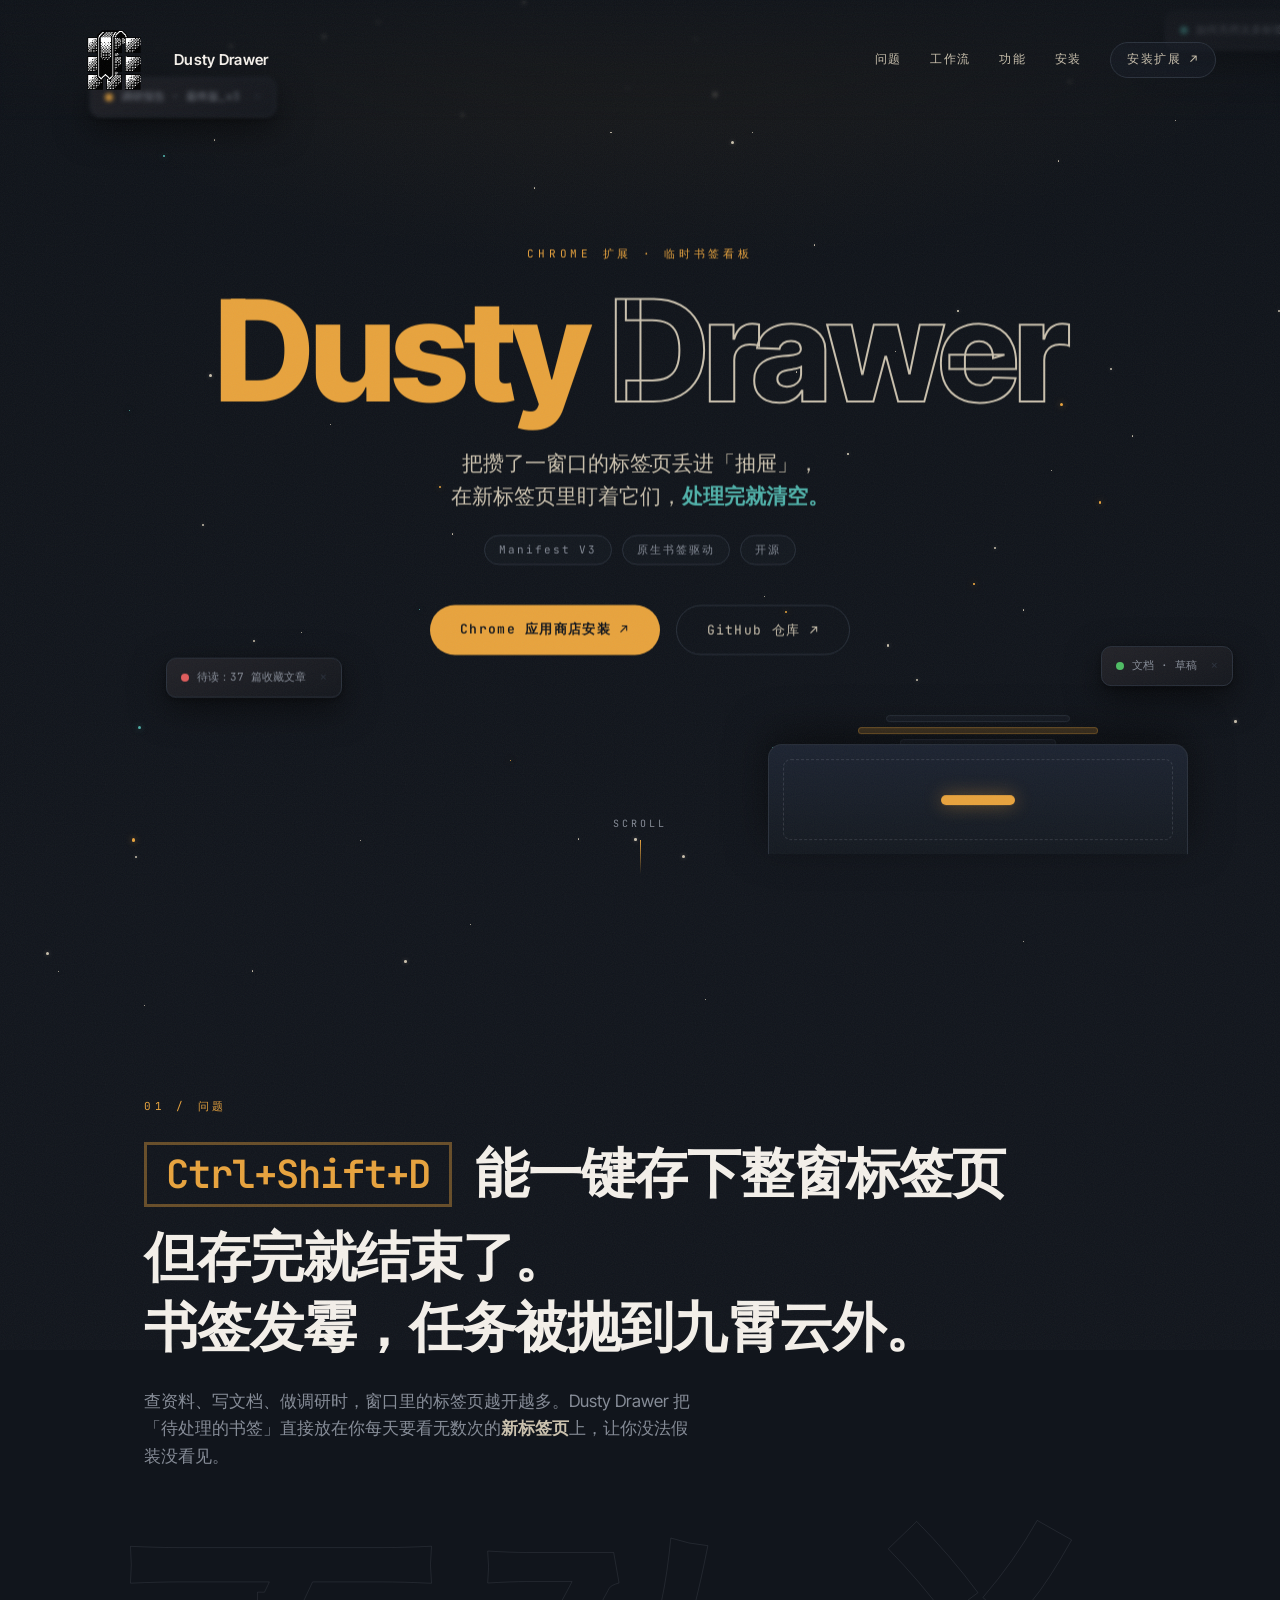
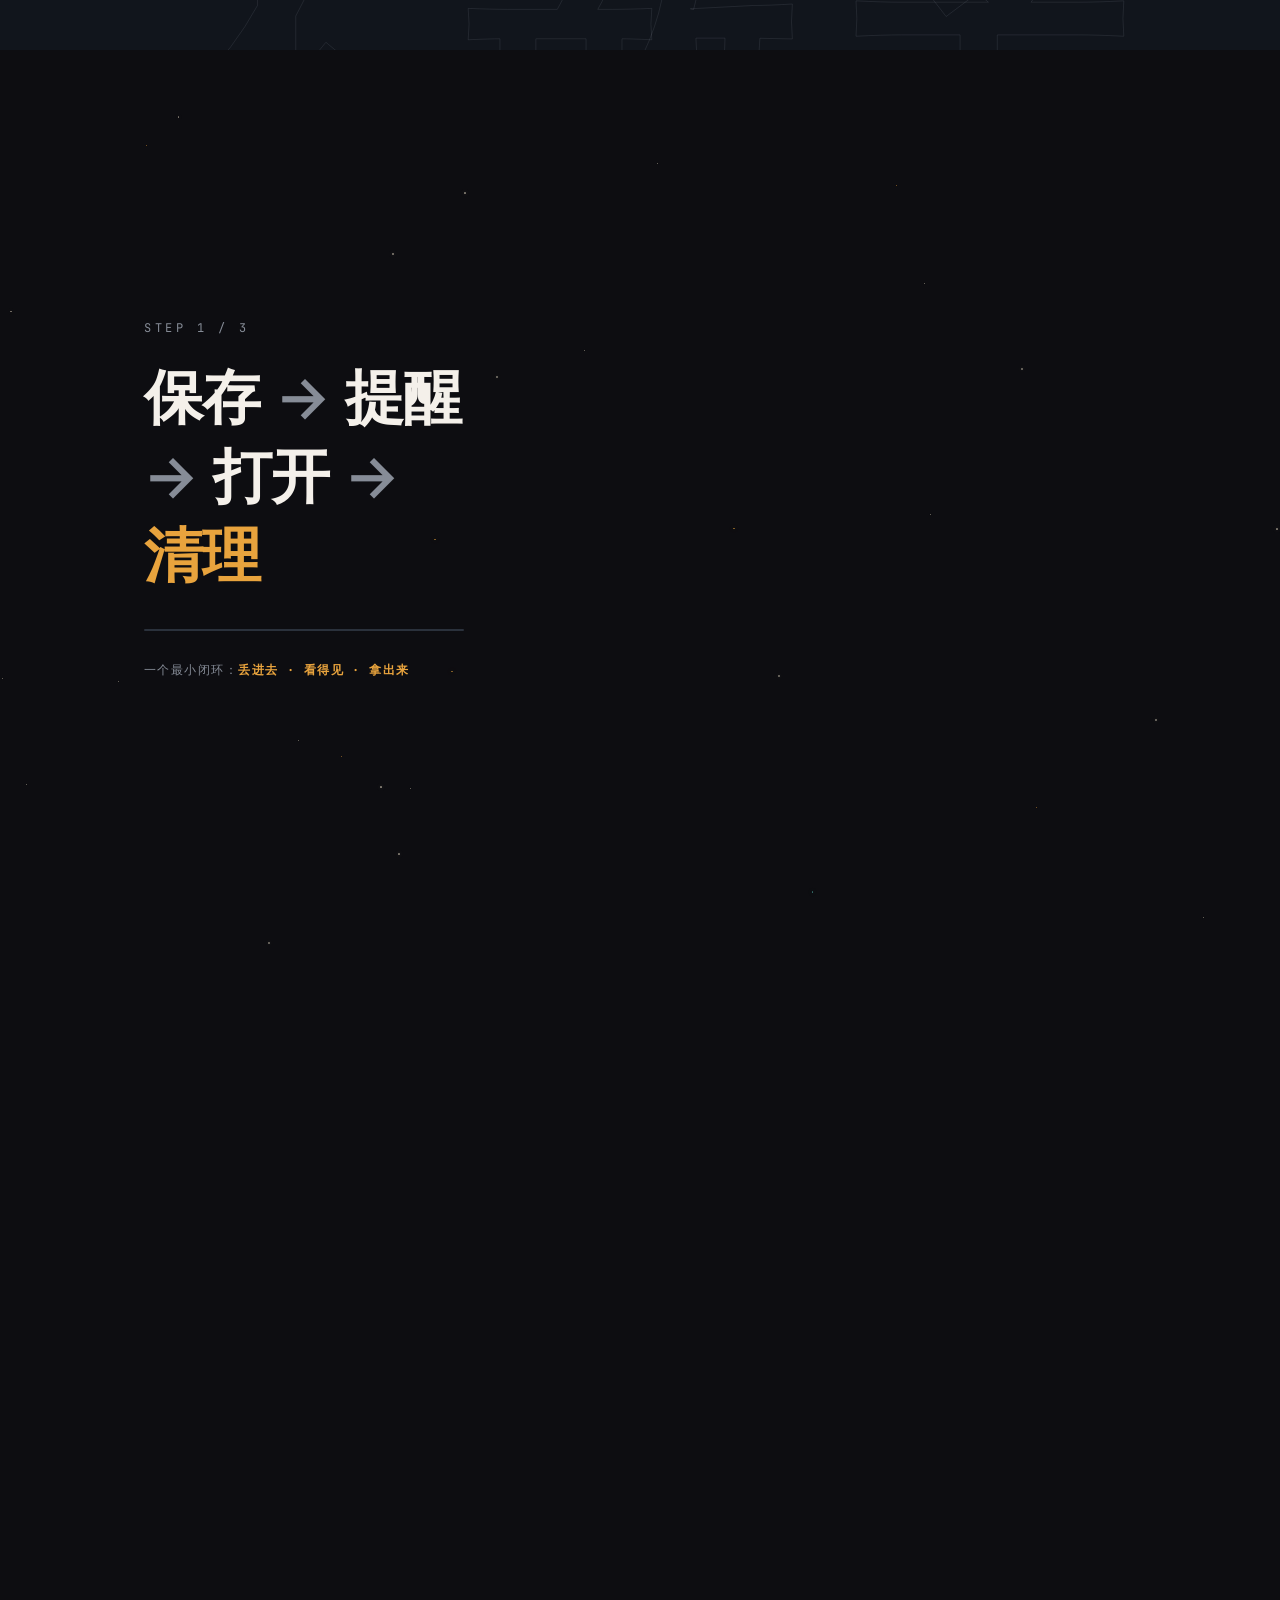
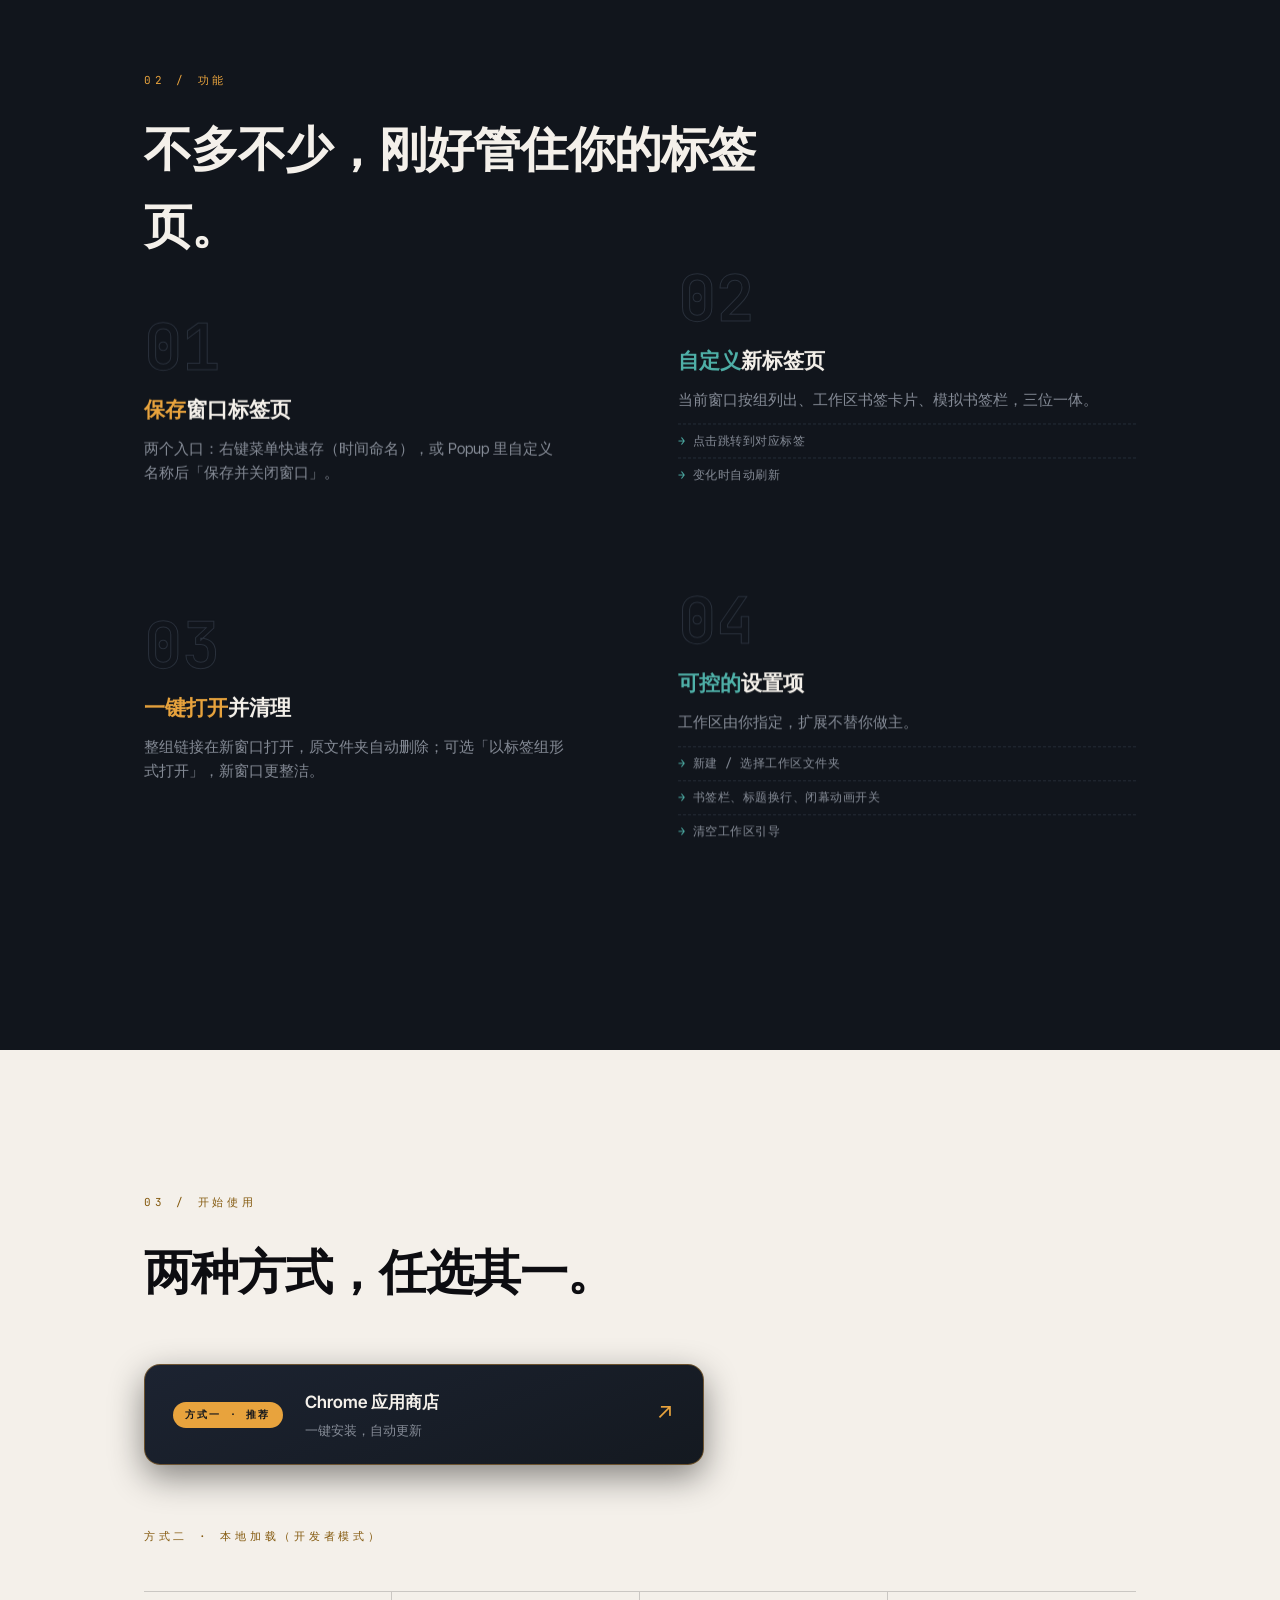
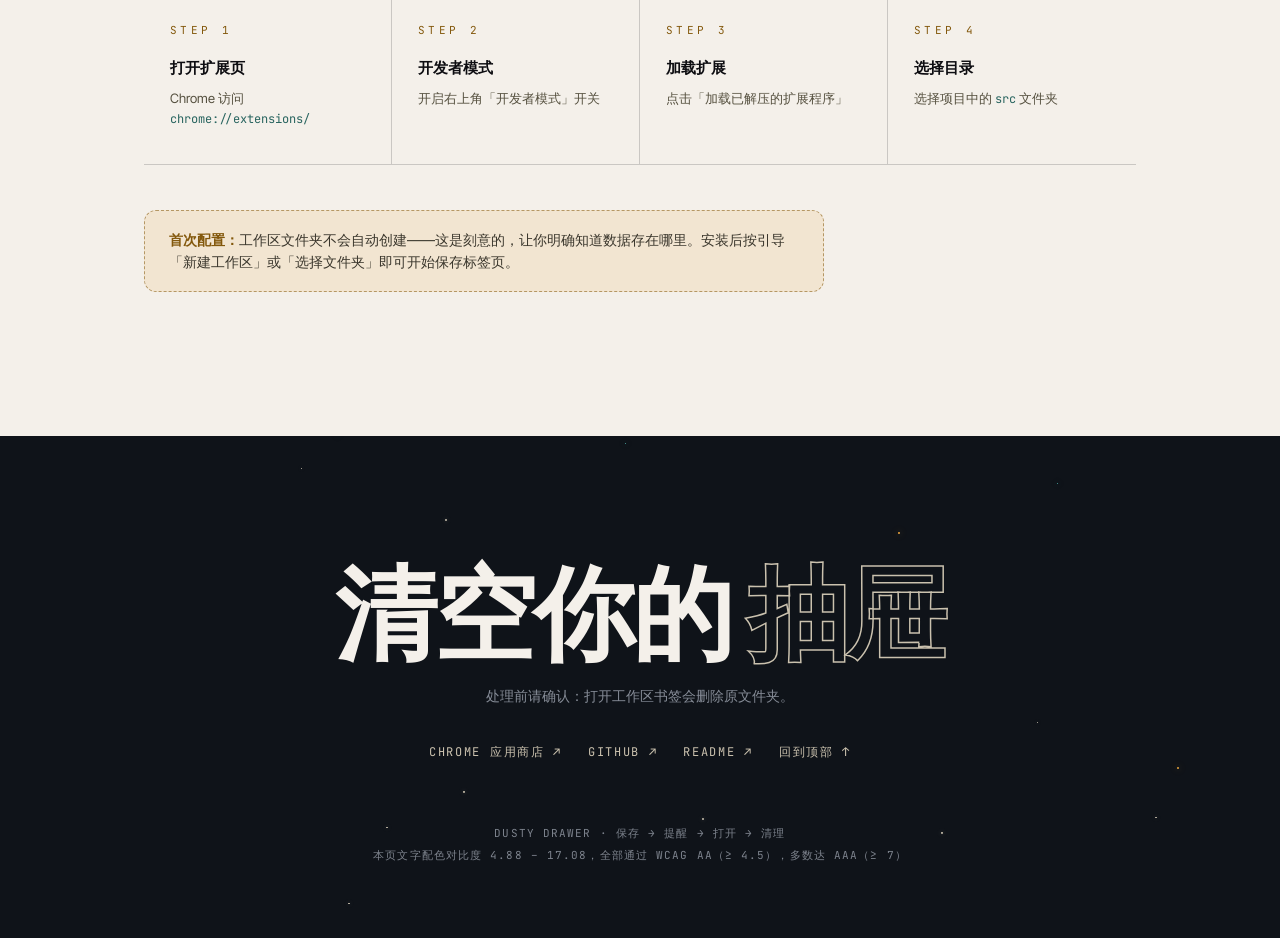
<file: docs/index.html>
<!DOCTYPE html>
<html lang="zh-CN">
<head>
<meta charset="UTF-8">
<meta name="viewport" content="width=device-width, initial-scale=1.0">
<title>Dusty Drawer — 把攒了一窗口的标签页丢进抽屉</title>
<meta name="description" content="Dusty Drawer 是一个 Chrome 扩展：临时书签 + 新标签页看板 + 一键打开并清理，专治「标签页攒了一窗口却不敢关」。">
<link rel="icon" href="icon.png">
<link rel="preconnect" href="https://fonts.googleapis.com">
<link rel="preconnect" href="https://fonts.gstatic.com" crossorigin>
<link href="https://fonts.googleapis.com/css2?family=Inter+Tight:wght@300;400;600;800&family=JetBrains+Mono:wght@400;600&display=swap" rel="stylesheet">
<style>
:root{
  --bg:#11151c;
  --bg1:#0f1319;
  --charcoal:#0d0d11;
  --surface:#171c25;
  --border:#2a313c;
  --ink:#cac1ae;
  --muted:#868c97;
  --amber:#e8a33d;
  --teal:#4fb0a8;
  --cream:#f4f0ea;
  --mono:"JetBrains Mono","SFMono-Regular",Menlo,Consolas,monospace;
  --sans:"Inter Tight","Inter",-apple-system,"Segoe UI","PingFang SC","Microsoft YaHei",sans-serif;
}
*{margin:0;padding:0;box-sizing:border-box}
html{scroll-behavior:smooth}
body{
  font-family:var(--sans);
  background:var(--bg);
  color:var(--ink);
  line-height:1.6;
  overflow-x:hidden;
  -webkit-font-smoothing:antialiased;
}
::selection{background:rgba(232,163,61,.35);color:var(--cream)}

/* ---------- 噪点 ---------- */
.grain{
  position:fixed;inset:-50%;z-index:60;pointer-events:none;opacity:.05;
  background-image:url("data:image/svg+xml,%3Csvg xmlns='http://www.w3.org/2000/svg' width='300' height='300'%3E%3Cfilter id='n'%3E%3CfeTurbulence type='fractalNoise' baseFrequency='0.9' numOctaves='2'/%3E%3C/filter%3E%3Crect width='300' height='300' filter='url(%23n)'/%3E%3C/svg%3E");
  animation:grain 7s steps(8) infinite;
}
@keyframes grain{
  0%,100%{transform:translate(0,0)}12%{transform:translate(-2%,3%)}25%{transform:translate(3%,-2%)}
  37%{transform:translate(-3%,-3%)}50%{transform:translate(2%,2%)}62%{transform:translate(-2%,1%)}
  75%{transform:translate(3%,3%)}87%{transform:translate(-1%,-2%)}
}

/* ---------- 导航 ---------- */
nav{
  position:fixed;top:0;left:0;right:0;z-index:50;
  display:flex;align-items:center;justify-content:space-between;
  padding:10px 5vw;
  background:linear-gradient(180deg,rgba(15,19,25,.85),rgba(15,19,25,0));
  backdrop-filter:blur(2px);
}
.wordmark{display:flex;align-items:center;gap:10px;text-decoration:none;color:var(--cream)}
.wordmark img{width:100px;height:100px}
.wordmark b{font-weight:600;letter-spacing:.02em;font-size:15px}
.nav-links{display:flex;gap:28px;align-items:center}
.nav-links a{
  color:var(--ink);text-decoration:none;font-family:var(--mono);
  font-size:12px;letter-spacing:.14em;text-transform:uppercase;
  transition:color .25s;
}
.nav-links a:hover{color:var(--amber)}
.nav-cta{
  border:1px solid var(--border);border-radius:99px;padding:7px 16px !important;
  background:rgba(23,28,37,.6);
}
.nav-cta:hover{border-color:var(--amber)}
nav.on-light{background:linear-gradient(180deg,rgba(244,240,234,.92),rgba(244,240,234,0))}
nav.on-light .wordmark{color:#0d0d11}
nav.on-light .nav-links a{color:#3a362c}
nav.on-light .nav-links a:hover{color:#83580c}
nav.on-light .nav-cta{border-color:rgba(13,13,17,.35);background:rgba(255,255,255,.55)}
@media(max-width:720px){.nav-links a:not(.nav-cta){display:none}}

/* ---------- 通用 ---------- */
.mono-label{
  font-family:var(--mono);font-size:11px;letter-spacing:.34em;
  text-transform:uppercase;color:var(--amber);display:block;margin-bottom:22px;
}
.wrap{max-width:1120px;margin:0 auto;padding:0 5vw;position:relative;z-index:2}
section{position:relative}
.px{will-change:transform}
.reveal{opacity:0;transform:translateY(46px);transition:opacity .9s cubic-bezier(.2,.7,.2,1),transform .9s cubic-bezier(.2,.7,.2,1)}
.reveal.in{opacity:1;transform:none}

/* ---------- Hero ---------- */
.hero{height:100vh;min-height:640px;overflow:hidden;background:
  radial-gradient(1200px 600px at 50% -10%,rgba(232,163,61,.07),transparent 60%),
  linear-gradient(180deg,var(--bg1),var(--bg));
}
.dust-layer{position:absolute;inset:-12% 0;pointer-events:none}
.dust{position:absolute;border-radius:50%;background:var(--ink);
  animation:twinkle var(--dur) ease-in-out var(--delay) infinite;
  box-shadow:0 0 4px rgba(202,193,174,.4);
}
.dust.amber{background:var(--amber);box-shadow:0 0 6px rgba(232,163,61,.6)}
.dust.teal{background:var(--teal);box-shadow:0 0 6px rgba(79,176,168,.6)}
@keyframes twinkle{
  0%,100%{opacity:var(--o-min);transform:scale(1)}
  50%{opacity:var(--o-max);transform:scale(1.25)}
}
.hero-inner{
  position:relative;z-index:3;height:100%;
  display:flex;flex-direction:column;justify-content:center;align-items:center;
  text-align:center;padding:0 5vw;
}
.hero h1{
  font-weight:800;letter-spacing:-.03em;line-height:.95;
  font-size:clamp(56px,11vw,148px);color:var(--cream);
}
.hero h1 .dusty{color:var(--amber)}
.hero h1 .drawer{
  color:transparent;-webkit-text-stroke:2px var(--ink);
}
.hero .tagline{
  margin-top:28px;font-size:clamp(16px,2vw,21px);color:var(--ink);
  max-width:640px;font-weight:300;
}
.hero .tagline b{color:var(--teal);font-weight:600;white-space:nowrap}
.hero .tagline .tag-br{display:none}
@media(min-width:640px){.hero .tagline .tag-br{display:inline}}
.hero-badges{
  margin-top:22px;display:flex;gap:10px;flex-wrap:wrap;justify-content:center;
  font-family:var(--mono);font-size:11px;letter-spacing:.18em;color:var(--muted);
}
.hero-badges span{border:1px solid var(--border);border-radius:99px;padding:5px 14px;background:rgba(23,28,37,.5)}
.hero-cta{margin-top:40px;display:flex;gap:16px;flex-wrap:wrap;justify-content:center}
.btn{
  font-family:var(--mono);font-size:13px;letter-spacing:.1em;text-decoration:none;
  padding:14px 30px;border-radius:99px;transition:transform .3s,box-shadow .3s,background .3s;
}
.btn-primary{background:var(--amber);color:var(--bg);font-weight:600}
.btn-primary:hover{transform:translateY(-3px);box-shadow:0 12px 30px rgba(232,163,61,.3)}
.btn-ghost{border:1px solid var(--border);color:var(--ink)}
.btn-ghost:hover{border-color:var(--teal);color:var(--teal)}

/* 漂浮标签卡片 */
.tab-card{
  position:absolute;z-index:1;
  display:flex;align-items:center;gap:8px;
  background:linear-gradient(158deg,#222228,#14171d);
  border:1px solid var(--border);border-radius:10px;
  padding:10px 14px;font-family:var(--mono);font-size:11px;color:var(--muted);
  box-shadow:0 12px 34px rgba(0,0,0,.55),0 2px 6px rgba(0,0,0,.4);
  white-space:nowrap;
}
.tab-card .dot{width:8px;height:8px;border-radius:50%;flex:none}
.tab-card .close{margin-left:6px;color:var(--border)}
.tab-float{animation:floaty 6s ease-in-out infinite}
@keyframes floaty{0%,100%{transform:translateY(0) rotate(var(--tilt,0deg))}50%{transform:translateY(-14px) rotate(var(--tilt,0deg))}}

/* 抽屉 */
.drawer-wrap{position:absolute;bottom:4px;left:60%;transform:translateX(-50%);z-index:2;width:min(420px,72vw)}
.drawer-body{
  position:relative;height:110px;
  background:linear-gradient(180deg,#1c2331,#141920);
  border:1px solid var(--border);border-bottom:none;
  border-radius:14px 14px 0 0;
  box-shadow:0 -12px 40px rgba(0,0,0,.5);
}
.drawer-body::before{
  content:"";position:absolute;inset:14px;border-radius:8px;
  border:1px dashed rgba(134,140,151,.25);
}
.drawer-handle{
  position:absolute;top:50%;left:50%;transform:translate(-50%,-50%);
  width:74px;height:10px;border-radius:99px;background:var(--amber);
  box-shadow:0 0 18px rgba(232,163,61,.45);
}
.drawer-tabs{position:absolute;bottom:96px;left:8%;right:8%;display:flex;flex-direction:column;gap:5px;align-items:center}
.drawer-tabs i{
  display:block;height:7px;border-radius:4px;background:var(--surface);
  border:1px solid var(--border);
}
.drawer-tabs i:nth-child(1){width:52%}.drawer-tabs i:nth-child(2){width:68%;background:rgba(232,163,61,.25);border-color:rgba(232,163,61,.4)}
.drawer-tabs i:nth-child(3){width:44%}.drawer-tabs i:nth-child(4){width:60%;background:rgba(79,176,168,.2);border-color:rgba(79,176,168,.35)}

.scroll-hint{
  position:absolute;bottom:26px;left:50%;transform:translateX(-50%);z-index:4;
  font-family:var(--mono);font-size:10px;letter-spacing:.3em;color:var(--muted);
  display:flex;flex-direction:column;align-items:center;gap:8px;
}
.scroll-hint::after{
  content:"";width:1px;height:34px;background:linear-gradient(180deg,var(--amber),transparent);
  animation:drip 1.8s ease-in-out infinite;
}
@keyframes drip{0%{transform:scaleY(0);transform-origin:top}55%{transform:scaleY(1);transform-origin:top}56%{transform-origin:bottom}100%{transform:scaleY(0);transform-origin:bottom}}

/* ---------- 问题 ---------- */
.problem{padding:22vh 0 20vh;overflow:hidden}
.big-ghost{
  position:absolute;top:50%;left:0;width:100%;text-align:center;
  font-size:clamp(120px,26vw,360px);font-weight:800;letter-spacing:.05em;
  color:transparent;-webkit-text-stroke:1px rgba(134,140,151,.16);
  white-space:nowrap;pointer-events:none;z-index:1;line-height:1;
  user-select:none;
}
.problem-lead{
  font-family:var(--sans);font-size:clamp(30px,4.6vw,54px);font-weight:600;
  letter-spacing:-.02em;color:var(--cream);line-height:1.3;margin-bottom:14px;
}
.problem-lead kbd{
  font-family:var(--mono);font-size:.72em;color:var(--amber);
  border:3px solid rgba(232,163,61,.4);
  padding:.08em .5em;margin-right:.6em;vertical-align:.08em;
}
.problem h2{
  font-size:clamp(30px,4.6vw,54px);font-weight:600;letter-spacing:-.02em;
  color:var(--cream);line-height:1.3;max-width:940px;
}
.problem h2 .pl,.problem-lead .pl{white-space:nowrap}
.h2-br{display:none}
@media(min-width:820px){.h2-br{display:inline}}
.problem p:not(.problem-lead){margin-top:26px;max-width:560px;color:var(--muted);font-size:17px}
.problem p b{color:var(--ink);font-weight:600}
</style>
<style>
/* ---------- 工作流（sticky 视差） ---------- */
.flow{height:340vh;background:var(--charcoal)}
.flow-stage{
  position:sticky;top:0;height:100vh;overflow:hidden;
  display:flex;align-items:center;
}
.flow-dust{position:absolute;inset:0;pointer-events:none;opacity:.6}
.flow-grid{
  display:grid;grid-template-columns:minmax(240px,1fr) 1.4fr;gap:6vw;
  align-items:center;width:100%;
}
@media(max-width:860px){.flow-grid{grid-template-columns:1fr;gap:8vh}}
.flow-left{position:relative}
.flow-count{
  font-family:var(--mono);font-size:12px;letter-spacing:.3em;color:var(--muted);
  margin-bottom:18px;
}
.flow-title{
  font-size:clamp(34px,4.6vw,64px);font-weight:800;letter-spacing:-.02em;
  color:var(--cream);line-height:1.35;
  display:flex;flex-wrap:wrap;align-items:baseline;gap:0 .28em;
}
.flow-title i{font-style:normal;white-space:nowrap}
.flow-title em{font-style:normal;color:var(--muted);font-weight:600}
.flow-title span{color:var(--amber);white-space:nowrap}
.flow-bar{
  margin-top:34px;height:2px;background:var(--border);border-radius:2px;
  max-width:320px;position:relative;overflow:hidden;
}
.flow-bar i{position:absolute;inset:0;background:linear-gradient(90deg,var(--amber),var(--teal));transform-origin:left;transform:scaleX(0)}
.flow-panels{position:relative;height:min(56vh,460px)}
.flow-panel{
  position:absolute;inset:0;display:flex;flex-direction:column;justify-content:center;
  opacity:var(--reveal,0);
  transform:translate3d(0,calc((1 - var(--reveal,0)) * 60px),0);
  pointer-events:none;
}
.flow-panel .num{
  font-family:var(--mono);font-size:12px;letter-spacing:.3em;color:var(--teal);margin-bottom:16px;
}
.flow-panel h3{font-size:clamp(26px,3.4vw,44px);font-weight:600;color:var(--cream);margin-bottom:18px;letter-spacing:-.01em}
.flow-panel p{color:var(--muted);font-size:16px;max-width:460px}
.flow-panel p b{color:var(--ink);font-weight:600}
.flow-panel kbd{
  font-family:var(--mono);font-size:12px;color:var(--amber);
  border:1px solid rgba(232,163,61,.4);border-radius:6px;padding:2px 8px;
}
.flow-loop{
  margin-top:30px;font-family:var(--mono);font-size:12px;letter-spacing:.12em;color:var(--muted);
}
.flow-loop b{color:var(--amber);font-weight:600}

/* ---------- 功能 ---------- */
.features{padding:18vh 0;background:var(--bg);overflow:hidden}
.features h2{font-size:clamp(30px,4vw,48px);font-weight:600;color:var(--cream);letter-spacing:-.02em;max-width:640px}
.feat-grid{margin-top:9vh;display:grid;grid-template-columns:1fr 1fr;gap:56px 6vw}
@media(max-width:760px){.feat-grid{grid-template-columns:1fr}}
.feat{position:relative}
.feat .fnum{
  font-family:var(--mono);font-size:64px;font-weight:600;line-height:1;
  color:transparent;-webkit-text-stroke:1px var(--border);
  display:block;margin-bottom:14px;
}
.feat h3{font-size:21px;font-weight:600;color:var(--cream);margin-bottom:10px}
.feat h3 .accent{color:var(--amber)}
.feat h3 .accent-t{color:var(--teal)}
.feat p{color:var(--muted);font-size:15px;max-width:420px}
.feat p b{color:var(--ink);font-weight:600}
.feat-list{margin-top:12px;list-style:none;font-family:var(--mono);font-size:12px;color:var(--muted);letter-spacing:.04em}
.feat-list li{padding:7px 0;border-top:1px dashed rgba(42,49,60,.9)}
.feat-list li::before{content:"→ ";color:var(--teal)}

/* ---------- 安装（浅色区） ---------- */
.install{padding:16vh 0;background:var(--cream);overflow:hidden}
.install .mono-label{color:#83580c}
.install h2{font-size:clamp(30px,4vw,48px);font-weight:600;color:#0d0d11;letter-spacing:-.02em}
.steps{margin-top:5vh;display:grid;grid-template-columns:repeat(4,1fr);gap:0;border-top:1px solid rgba(13,13,17,.18)}
@media(max-width:860px){.steps{grid-template-columns:1fr 1fr}}
@media(max-width:520px){.steps{grid-template-columns:1fr}}
.step{padding:30px 26px 34px;border-bottom:1px solid rgba(13,13,17,.18);border-right:1px solid rgba(13,13,17,.18);position:relative}
.step:last-child{border-right:none}
@media(max-width:860px){.step{border-right:none}}
.step .snum{font-family:var(--mono);font-size:11px;letter-spacing:.3em;color:#83580c;display:block;margin-bottom:16px}
.step h4{font-size:15px;font-weight:600;color:#0d0d11;margin-bottom:8px}
.step p{font-size:13px;color:#55503f}
.step code{font-family:var(--mono);font-size:12px;color:#28645f}
.install-note{
  margin-top:5vh;border:1px dashed rgba(131,88,12,.55);border-radius:12px;
  padding:18px 24px;font-size:14px;color:#3a362c;max-width:680px;
  background:rgba(232,163,61,.14);
}
.install-note b{color:#83580c}

/* ---------- 应用商店卡片 ---------- */
.store-card{
  margin-top:6vh;display:flex;align-items:center;gap:22px;
  max-width:560px;text-decoration:none;
  background:linear-gradient(158deg,#1c2331,#141920);
  border:1px solid rgba(232,163,61,.4);border-radius:16px;
  padding:24px 28px;
  box-shadow:0 12px 34px rgba(0,0,0,.45);
  transition:transform .3s,box-shadow .3s,border-color .3s;
}
.store-card:hover{transform:translateY(-4px);border-color:var(--amber);box-shadow:0 18px 44px rgba(232,163,61,.18)}
.store-tag{
  font-family:var(--mono);font-size:10px;letter-spacing:.22em;color:var(--bg);
  background:var(--amber);border-radius:99px;padding:5px 12px;flex:none;font-weight:600;
}
.store-main{display:flex;flex-direction:column;gap:3px;flex:1}
.store-main b{color:var(--cream);font-size:17px;font-weight:600}
.store-main small{color:var(--muted);font-size:13px}
.store-arrow{font-size:22px;color:var(--amber)}

/* ---------- 页脚 ---------- */
footer{
  padding:14vh 0 8vh;background:var(--bg1);text-align:center;position:relative;overflow:hidden;
}
footer .big{
  font-size:clamp(40px,8vw,110px);font-weight:800;letter-spacing:-.03em;color:var(--cream);line-height:1;
}
footer .big span{color:transparent;-webkit-text-stroke:1.5px var(--ink)}
footer p{margin-top:20px;color:var(--muted);font-size:14px}
footer .foot-links{margin-top:36px;display:flex;gap:26px;justify-content:center;font-family:var(--mono);font-size:12px;letter-spacing:.14em}
footer .foot-links a{color:var(--ink);text-decoration:none;text-transform:uppercase;transition:color .25s}
footer .foot-links a:hover{color:var(--amber)}
footer .copy{margin-top:60px;font-family:var(--mono);font-size:11px;color:#7d838d;letter-spacing:.1em;line-height:2}

@media (prefers-reduced-motion:reduce){
  *,*::before,*::after{animation:none !important;transition:none !important}
  .reveal{opacity:1;transform:none}
}
</style>
</head>
<body>
<div class="grain"></div>

<nav>
  <a class="wordmark" href="#top"><img src="icon.png" alt="Dusty Drawer 图标"><b>Dusty Drawer</b></a>
  <div class="nav-links">
    <a href="#problem">问题</a>
    <a href="#flow">工作流</a>
    <a href="#features">功能</a>
    <a href="#install">安装</a>
    <a class="nav-cta" href="https://chromewebstore.google.com/detail/dusty-drawer/ckjhlfdcakdniccnkpfcclinehggbhcg" target="_blank" rel="noopener">安装扩展 ↗</a>
  </div>
</nav>

<!-- ============ HERO ============ -->
<header class="hero" id="top">
  <div class="dust-layer" id="dust-far" data-speed="0.12"></div>
  <div class="dust-layer" id="dust-mid" data-speed="0.28"></div>
  <div class="dust-layer" id="dust-near" data-speed="0.5"></div>

  <div class="px" data-speed="0.3" style="position:absolute;top:21%;left:7%;z-index:1">
    <div class="tab-card tab-float" style="--tilt:-6deg"><i class="dot" style="background:var(--amber)"></i>调研报告 · 最终版_v3<i class="close">✕</i></div>
  </div>
  <div class="px" data-speed="0.55" style="position:absolute;top:28%;right:9%;z-index:1">
    <div class="tab-card tab-float" style="--tilt:5deg;animation-delay:-2s"><i class="dot" style="background:var(--teal)"></i>如何关闭太多标签页？<i class="close">✕</i></div>
  </div>
  <div class="px" data-speed="0.22" style="position:absolute;bottom:32%;left:13%;z-index:1">
    <div class="tab-card tab-float" style="--tilt:4deg;animation-delay:-4s"><i class="dot" style="background:#e05c5c"></i>待读：37 篇收藏文章<i class="close">✕</i></div>
  </div>
  <div class="px" data-speed="0.45" style="position:absolute;bottom:38%;right:14%;z-index:1">
    <div class="tab-card tab-float" style="--tilt:-4deg;animation-delay:-1s"><i class="dot" style="background:#4ebc63"></i>文档 · 草稿<i class="close">✕</i></div>
  </div>

  <div class="hero-inner px" data-speed="0.18">
    <span class="mono-label reveal">Chrome 扩展 · 临时书签看板</span>
    <h1><span class="reveal" style="display:block;transition-delay:.08s"><span class="dusty">Dusty</span> <span class="drawer">Drawer</span></span></h1>
    <p class="tagline reveal" style="transition-delay:.16s">把攒了一窗口的标签页丢进「抽屉」，<br class="tag-br">在新标签页里盯着它们，<b>处理完就清空。</b></p>
    <div class="hero-badges reveal" style="transition-delay:.24s">
      <span>Manifest V3</span><span>原生书签驱动</span><span>开源</span>
    </div>
    <div class="hero-cta reveal" style="transition-delay:.32s">
      <a class="btn btn-primary" href="https://chromewebstore.google.com/detail/dusty-drawer/ckjhlfdcakdniccnkpfcclinehggbhcg" target="_blank" rel="noopener">Chrome 应用商店安装 ↗</a>
      <a class="btn btn-ghost" href="https://github.com/xavierskip/Dusty-Drawer" target="_blank" rel="noopener">GitHub 仓库 ↗</a>
    </div>
  </div>

  <div class="drawer-wrap px" data-speed="-0.12">
    <div class="drawer-tabs"><i></i><i></i><i></i><i></i></div>
    <div class="drawer-body"><div class="drawer-handle"></div></div>
  </div>

  <div class="scroll-hint">SCROLL</div>
</header>

<!-- ============ 问题 ============ -->
<section class="problem" id="problem">
  <div class="big-ghost px" data-speed="0.35">不敢关</div>
  <div class="wrap">
    <span class="mono-label reveal">01 / 问题</span>
    <p class="problem-lead reveal"><kbd>Ctrl+Shift+D</kbd><span class="pl">能一键存下整窗标签页</span></p>
    <h2 class="reveal" style="transition-delay:.06s"><span class="pl">但存完就结束了。</span><br class="h2-br"><span class="pl">书签发霉，</span><span class="pl">任务被抛到九霄云外。</span></h2>
    <p class="reveal" style="transition-delay:.1s">查资料、写文档、做调研时，窗口里的标签页越开越多。Dusty Drawer 把「待处理的书签」直接放在你每天要看无数次的<b>新标签页</b>上，让你没法假装没看见。</p>
  </div>
</section>

<!-- ============ 工作流 ============ -->
<section class="flow" id="flow">
  <div class="flow-stage">
    <div class="flow-dust" id="flow-dust"></div>
    <div class="wrap flow-grid">
      <div class="flow-left">
        <div class="flow-count" id="flow-count">STEP 1 / 3</div>
        <div class="flow-title"><i>保存</i><em>→</em><i>提醒</i><em>→</em><i>打开</i><em>→</em><span>清理</span></div>
        <div class="flow-bar"><i id="flow-bar-fill"></i></div>
        <div class="flow-loop">一个最小闭环：<b>丢进去 · 看得见 · 拿出来</b></div>
      </div>
      <div class="flow-panels">
        <div class="flow-panel" data-stage="0">
          <span class="num">丢进去</span>
          <h3>一键存下整窗标签页</h3>
          <p>任意页面<b>右键菜单</b>，或点击<b>工具栏图标</b>输入自定义名称——当前窗口的所有标签页存成一个书签文件夹，默认以时间命名，保存后<kbd>自动关闭窗口</kbd>。</p>
        </div>
        <div class="flow-panel" data-stage="1">
          <span class="num">看得见</span>
          <h3>新标签页就是你的看板</h3>
          <p>安装后 Chrome 新标签页由 Dusty Drawer 接管：<b>工作区书签</b>以卡片呈现，<b>当前窗口</b>按组列出点击即达，还有<b>模拟书签栏</b>保留原生体验。标签页增删切换，看板自动刷新。</p>
        </div>
        <div class="flow-panel" data-stage="2">
          <span class="num">拿出来</span>
          <h3>一键打开，顺手清空</h3>
          <p>点一下工作区里的文件夹：整组链接在<b>新窗口</b>打开（可选归为<b>标签组</b>），原文件夹<b>自动删除</b>。处理完，抽屉重新变空。</p>
        </div>
      </div>
    </div>
  </div>
</section>

<!-- ============ 功能 ============ -->
<section class="features" id="features">
  <div class="wrap">
    <span class="mono-label reveal">02 / 功能</span>
    <h2 class="reveal">不多不少，刚好管住你的标签页。</h2>
    <div class="feat-grid">
      <div class="feat px" data-speed="0.05">
        <div class="reveal">
          <span class="fnum">01</span>
          <h3><span class="accent">保存</span>窗口标签页</h3>
          <p>两个入口：右键菜单快速存（时间命名），或 Popup 里自定义名称后「保存并关闭窗口」。</p>
        </div>
      </div>
      <div class="feat px" data-speed="0.12">
        <div class="reveal" style="transition-delay:.08s">
          <span class="fnum">02</span>
          <h3><span class="accent-t">自定义</span>新标签页</h3>
          <p>当前窗口按组列出、工作区书签卡片、模拟书签栏，三位一体。</p>
          <ul class="feat-list">
            <li>点击跳转到对应标签</li>
            <li>变化时自动刷新</li>
          </ul>
        </div>
      </div>
      <div class="feat px" data-speed="0.05">
        <div class="reveal" style="transition-delay:.05s">
          <span class="fnum">03</span>
          <h3><span class="accent">一键打开</span>并清理</h3>
          <p>整组链接在新窗口打开，原文件夹自动删除；可选「以标签组形式打开」，新窗口更整洁。</p>
        </div>
      </div>
      <div class="feat px" data-speed="0.12">
        <div class="reveal" style="transition-delay:.13s">
          <span class="fnum">04</span>
          <h3><span class="accent-t">可控的</span>设置项</h3>
          <p>工作区由你指定，扩展不替你做主。</p>
          <ul class="feat-list">
            <li>新建 / 选择工作区文件夹</li>
            <li>书签栏、标题换行、闭幕动画开关</li>
            <li>清空工作区引导</li>
          </ul>
        </div>
      </div>
    </div>
  </div>
</section>

<!-- ============ 安装 ============ -->
<section class="install" id="install">
  <div class="wrap">
    <span class="mono-label reveal">03 / 开始使用</span>
    <h2 class="reveal">两种方式，任选其一。</h2>
    <a class="store-card reveal" style="transition-delay:.08s" href="https://chromewebstore.google.com/detail/dusty-drawer/ckjhlfdcakdniccnkpfcclinehggbhcg" target="_blank" rel="noopener">
      <span class="store-tag">方式一 · 推荐</span>
      <span class="store-main">
        <b>Chrome 应用商店</b>
        <small>一键安装，自动更新</small>
      </span>
      <span class="store-arrow">↗</span>
    </a>
    <div class="mono-label reveal" style="margin-top:7vh;transition-delay:.12s">方式二 · 本地加载（开发者模式）</div>
    <div class="steps reveal" style="transition-delay:.16s">
      <div class="step"><span class="snum">STEP 1</span><h4>打开扩展页</h4><p>Chrome 访问 <code>chrome://extensions/</code></p></div>
      <div class="step"><span class="snum">STEP 2</span><h4>开发者模式</h4><p>开启右上角「开发者模式」开关</p></div>
      <div class="step"><span class="snum">STEP 3</span><h4>加载扩展</h4><p>点击「加载已解压的扩展程序」</p></div>
      <div class="step"><span class="snum">STEP 4</span><h4>选择目录</h4><p>选择项目中的 <code>src</code> 文件夹</p></div>
    </div>
    <div class="install-note reveal" style="transition-delay:.15s">
      <b>首次配置：</b>工作区文件夹不会自动创建——这是刻意的，让你明确知道数据存在哪里。安装后按引导「新建工作区」或「选择文件夹」即可开始保存标签页。
    </div>
  </div>
</section>

<!-- ============ 页脚 ============ -->
<footer>
  <div class="dust-layer" id="dust-footer" data-speed="0.2" style="inset:-30% 0"></div>
  <div class="wrap">
    <div class="big reveal">清空你的 <span>抽屉</span></div>
    <p class="reveal" style="transition-delay:.08s">处理前请确认：打开工作区书签会删除原文件夹。</p>
    <div class="foot-links reveal" style="transition-delay:.14s">
      <a href="https://chromewebstore.google.com/detail/dusty-drawer/ckjhlfdcakdniccnkpfcclinehggbhcg" target="_blank" rel="noopener">Chrome 应用商店 ↗</a>
      <a href="https://github.com/xavierskip/Dusty-Drawer" target="_blank" rel="noopener">GitHub ↗</a>
      <a href="https://github.com/xavierskip/Dusty-Drawer#readme" target="_blank" rel="noopener">README ↗</a>
      <a href="#top">回到顶部 ↑</a>
    </div>
    <div class="copy">DUSTY DRAWER · 保存 → 提醒 → 打开 → 清理<br>本页文字配色对比度 4.88 – 17.08，全部通过 WCAG AA（≥ 4.5），多数达 AAA（≥ 7）</div>
  </div>
</footer>

<script>
(function(){
  var reduced = window.matchMedia('(prefers-reduced-motion: reduce)').matches;

  /* ---------- 尘埃粒子（星尘场） ---------- */
  function spawnDust(container, count, sizeMin, sizeMax){
    if(!container) return;
    for(var i=0;i<count;i++){
      var d=document.createElement('i');
      d.className='dust';
      var r=Math.random();
      if(r>0.88) d.classList.add('amber');
      else if(r>0.78) d.classList.add('teal');
      var size=sizeMin+Math.random()*(sizeMax-sizeMin);
      var omin=(0.05+Math.random()*0.21).toFixed(2);
      var omax=(0.13+Math.random()*0.81).toFixed(2);
      var dur=(2.4+Math.random()*5.2).toFixed(2);
      d.style.cssText='left:'+(Math.random()*100).toFixed(2)+'%;top:'+(Math.random()*100).toFixed(2)+'%;'
        +'width:'+size.toFixed(2)+'px;height:'+size.toFixed(2)+'px;'
        +'--o-min:'+omin+';--o-max:'+omax+';--dur:'+dur+'s;--delay:'+(-Math.random()*7.6).toFixed(2)+'s;';
      container.appendChild(d);
    }
  }
  spawnDust(document.getElementById('dust-far'),36,1,1.5);
  spawnDust(document.getElementById('dust-mid'),26,1.5,2.25);
  spawnDust(document.getElementById('dust-near'),16,2.25,3.5);
  spawnDust(document.getElementById('flow-dust'),30,1,2.25);
  spawnDust(document.getElementById('dust-footer'),20,1,2.25);

  /* ---------- 滚动显现 ---------- */
  var io=new IntersectionObserver(function(es){
    es.forEach(function(e){ if(e.isIntersecting){ e.target.classList.add('in'); io.unobserve(e.target);} });
  },{threshold:0.12});
  document.querySelectorAll('.reveal').forEach(function(el){ io.observe(el); });

  /* ---------- 视差 + 工作流进度 ---------- */
  var pxEls=[].slice.call(document.querySelectorAll('[data-speed]'));
  var navEl=document.querySelector('nav');
  var installSec=document.getElementById('install');
  var flow=document.getElementById('flow');
  var panels=[].slice.call(document.querySelectorAll('.flow-panel'));
  var barFill=document.getElementById('flow-bar-fill');
  var countEl=document.getElementById('flow-count');
  var lastStage=-1;

  function clamp(v,a,b){ return Math.max(a,Math.min(b,v)); }

  function frame(){
    var vh=window.innerHeight;

    if(!reduced){
      for(var i=0;i<pxEls.length;i++){
        var el=pxEls[i], r=el.getBoundingClientRect();
        if(r.bottom<-260||r.top>vh+260) continue;
        var sp=parseFloat(el.dataset.speed);
        var off=(r.top+r.height/2-vh/2)*sp;
        el.style.transform='translate3d(0,'+off.toFixed(1)+'px,0)';
      }
    }

    /* 导航条与浅色区实际重叠时才变色（按导航实际高度判定） */
    var navH=navEl.offsetHeight;
    var ir=installSec.getBoundingClientRect();
    navEl.classList.toggle('on-light', ir.top<=navH && ir.bottom>navH);

    /* 工作流：滚动进度 → 分层揭示（前 12% 缓冲，之后归一化，0.5 取整吸附） */
    var fr=flow.getBoundingClientRect();
    var total=flow.offsetHeight-vh;
    var p=clamp(-fr.top/total,0,1);
    var adj=clamp((p-0.12)/0.88,0,1);
    var sp=adj*panels.length;
    var stage=clamp(Math.floor(sp+0.25),0,panels.length-1);
    if(p<=0.001) stage=0;

    panels.forEach(function(panel,idx){
      var enter=clamp((sp-idx)/0.55,0,1);
      var exit= idx===panels.length-1 ? 0 : clamp((sp-idx-0.75)/0.5,0,1);
      var op=enter*(1-exit);
      panel.style.setProperty('--reveal',op.toFixed(3));
      panel.style.transform='translate3d(0,'+(((1-enter)*60)-(exit*70)).toFixed(1)+'px,0)';
    });
    barFill.style.transform='scaleX('+p.toFixed(3)+')';

    if(stage!==lastStage){
      lastStage=stage;
      countEl.textContent='STEP '+(stage+1)+' / '+panels.length;
    }
    requestAnimationFrame(frame);
  }
  requestAnimationFrame(frame);
})();
</script>
</body>
</html>
</file>
